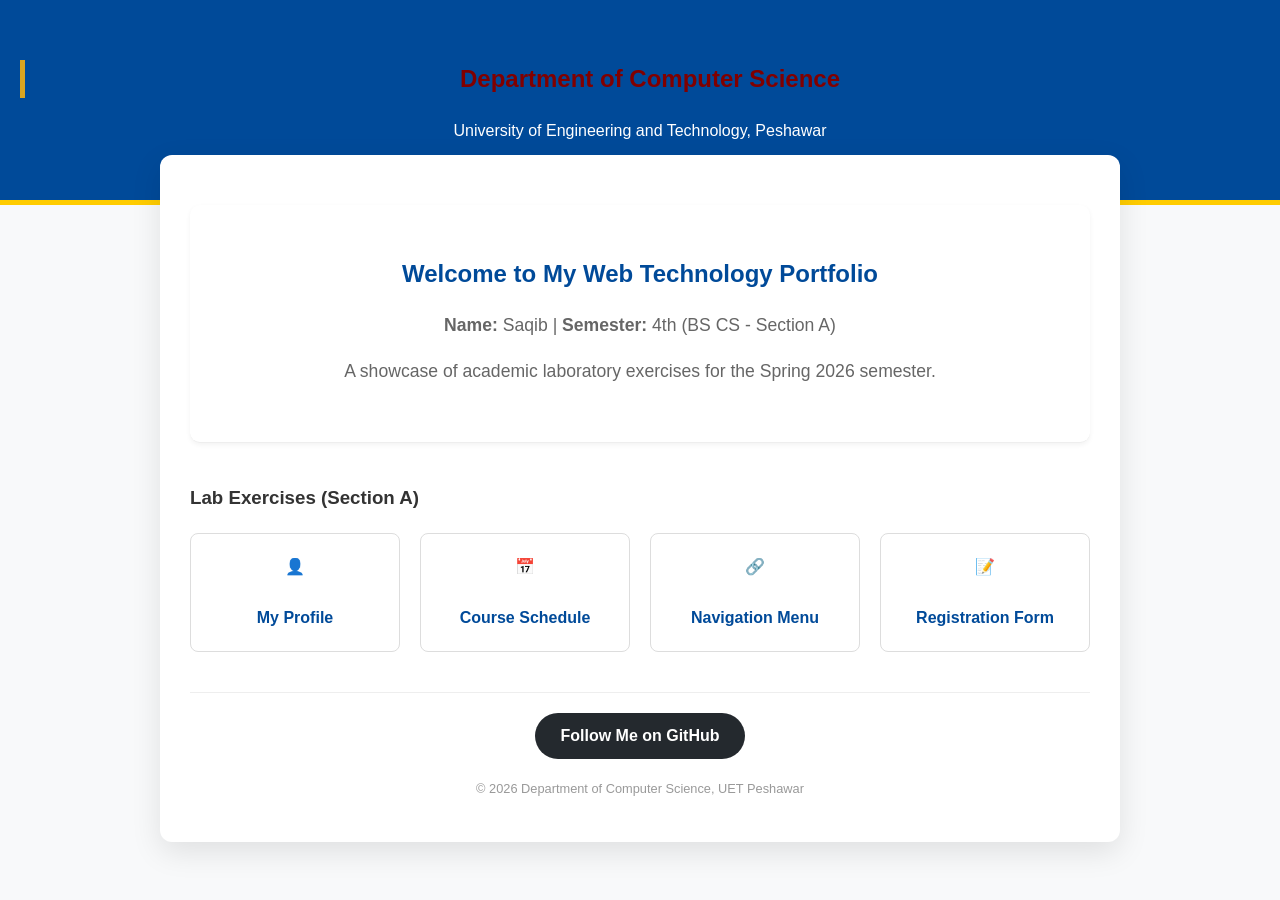
<file: index.html>
<!DOCTYPE html>
<html lang="en">
<head>
   <link rel="stylesheet" href="style.css">
    <meta name="description" content="Portfolio of Saqib Saleem, BSCS student at UET Peshawar. .">
    <meta name="keywords" content="UET Peshawar, Web Technology, Portfolio, Saqib Saleem, Computer Science">
    <meta name="author" content="Saqib Saleem">
    <meta charset="UTF-8">


    <meta name="viewport" content="width=device-width, initial-scale=1.0">
    <title>Portfolio Hub | Saqib - UET Peshawar</title>
    <style>
        :root {
            --uet-blue: #004a99;
            --uet-gold: #ffcc00;
            --light-bg: #f8f9fa;
        }

        body {
            font-family: 'Segoe UI', Tahoma, Geneva, Verdana, sans-serif;
            margin: 0;
            padding: 0;
            background-color: var(--light-bg);
            color: #333;
        }

        header {
            background-color: var(--uet-blue);
            color: white;
            padding: 40px 20px;
            text-align: center;
            border-bottom: 5px solid var(--uet-gold);
        }

        .container {
            max-width: 900px;
            margin: -50px auto 40px;
            background: white;
            padding: 30px;
            border-radius: 12px;
            box-shadow: 0 10px 30px rgba(0,0,0,0.1);
        }

        .intro {
            text-align: center;
            margin-bottom: 40px;
        }

        .intro h1 { margin: 10px 0; color: var(--uet-blue); }
        .intro p { font-size: 1.1rem; color: #666; }

        .lab-grid {
            display: grid;
            grid-template-columns: repeat(auto-fit, minmax(200px, 1fr));
            gap: 20px;
            margin-top: 20px;
        }

        .lab-card {
            background: #fff;
            border: 1px solid #ddd;
            padding: 20px;
            border-radius: 8px;
            text-align: center;
            text-decoration: none;
            color: var(--uet-blue);
            font-weight: bold;
            transition: all 0.3s ease;
            display: flex;
            flex-direction: column;
            align-items: center;
        }

        .lab-card:hover {
            background-color: var(--uet-blue);
            color: white;
            transform: translateY(-5px);
        }

        .footer-links {
            text-align: center;
            margin-top: 40px;
            padding-top: 20px;
            border-top: 1px solid #eee;
        }

        .github-btn {
            display: inline-block;
            background: #24292e;
            color: white;
            padding: 10px 25px;
            border-radius: 25px;
            text-decoration: none;
            font-weight: bold;
        }

        @media (max-width: 600px) {
            .container { margin-top: 20px; width: 90%; }
        }
    </style>
</head>
<body>

    <header>
        <h2>Department of Computer Science</h2>
        <p>University of Engineering and Technology, Peshawar</p>
    </header>

    <div class="container">
        <section class="intro">
            <h1>Welcome to My Web Technology Portfolio</h1>
            <p><strong>Name:</strong> Saqib | <strong>Semester:</strong> 4th (BS CS - Section A)</p>
            <p>A showcase of academic laboratory exercises for the Spring 2026 semester.</p>
        </section>

        <h3>Lab Exercises (Section A)</h3>
        <div class="lab-grid">
            <a href="profile.html" class="lab-card">
                <span>👤</span><br>My Profile
            </a>
            <a href="schedule.html" class="lab-card">
                <span>📅</span><br>Course Schedule
            </a>
            <a href="navigation.html" class="lab-card">
                <span>🔗</span><br>Navigation Menu
            </a>
            <a href="registration.html" class="lab-card">
                <span>📝</span><br>Registration Form
            </a>
        </div>

        <div class="footer-links">
            <a href="https://github.com/24pwbcs1269-bit" target="_blank" class="github-btn">
                Follow Me on GitHub
            </a>
            <p style="font-size: 0.8rem; color: #999; margin-top: 20px;">
                © 2026 Department of Computer Science, UET Peshawar
            </p>
        </div>
    </div>

    
</body>
</html>
</file>
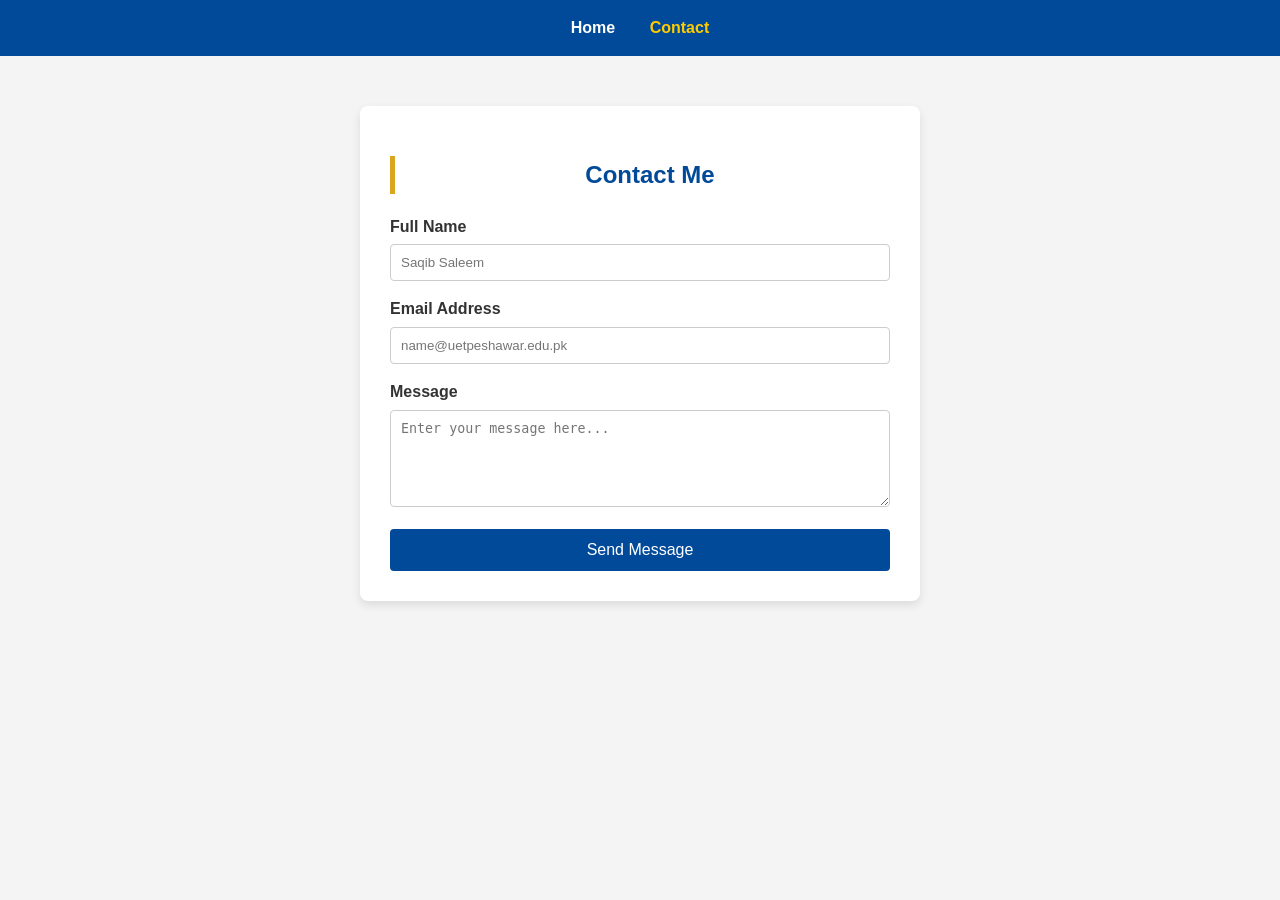
<file: contact.html>
<!DOCTYPE html>
<html lang="en">
<head>
    <link rel="stylesheet" href="style.css">
    <meta charset="UTF-8">
    <meta name="viewport" content="width=device-width, initial-scale=1.0">
    <title>Contact Me | Saqib - UET Peshawar</title>
    <style>
        body { font-family: 'Segoe UI', sans-serif; background-color: #f4f4f4; margin: 0; }
        nav { background: #004a99; padding: 15px; text-align: center; }
        nav a { color: white; margin: 0 15px; text-decoration: none; font-weight: bold; }
        
        .form-container { 
            max-width: 500px; 
            margin: 50px auto; 
            background: white; 
            padding: 30px; 
            border-radius: 8px; 
            box-shadow: 0 4px 10px rgba(0,0,0,0.1); 
        }
        h2 { color: #004a99; text-align: center; }
        .input-group { margin-bottom: 15px; }
        label { display: block; margin-bottom: 5px; font-weight: bold; }
        input, textarea { 
            width: 100%; padding: 10px; border: 1px solid #ccc; 
            border-radius: 4px; box-sizing: border-box; 
        }
        button { 
            width: 100%; padding: 12px; background: #004a99; 
            color: white; border: none; border-radius: 4px; 
            cursor: pointer; font-size: 16px; 
        }
        button:hover { background: #003366; }
    </style>
</head>
<body>

    <nav>
        <a href="index.html">Home</a>
        <a href="contact.html" style="color: #ffcc00;">Contact</a>
    </nav>

    <div class="form-container">
        <h2>Contact Me</h2>
        <form action="https://formspree.io/f/your-form-id" method="POST">
            <div class="input-group">
                <label>Full Name</label>
                <input type="text" name="name" placeholder="Saqib Saleem" required>
            </div>
            <div class="input-group">
                <label>Email Address</label>
                <input type="email" name="_replyto" placeholder="name@uetpeshawar.edu.pk" required>
            </div>
            <div class="input-group">
                <label>Message</label>
                <textarea name="message" rows="5" placeholder="Enter your message here..." required></textarea>
            </div>
            <button type="submit">Send Message</button>
        </form>
    </div>

</body>
</html>
</file>
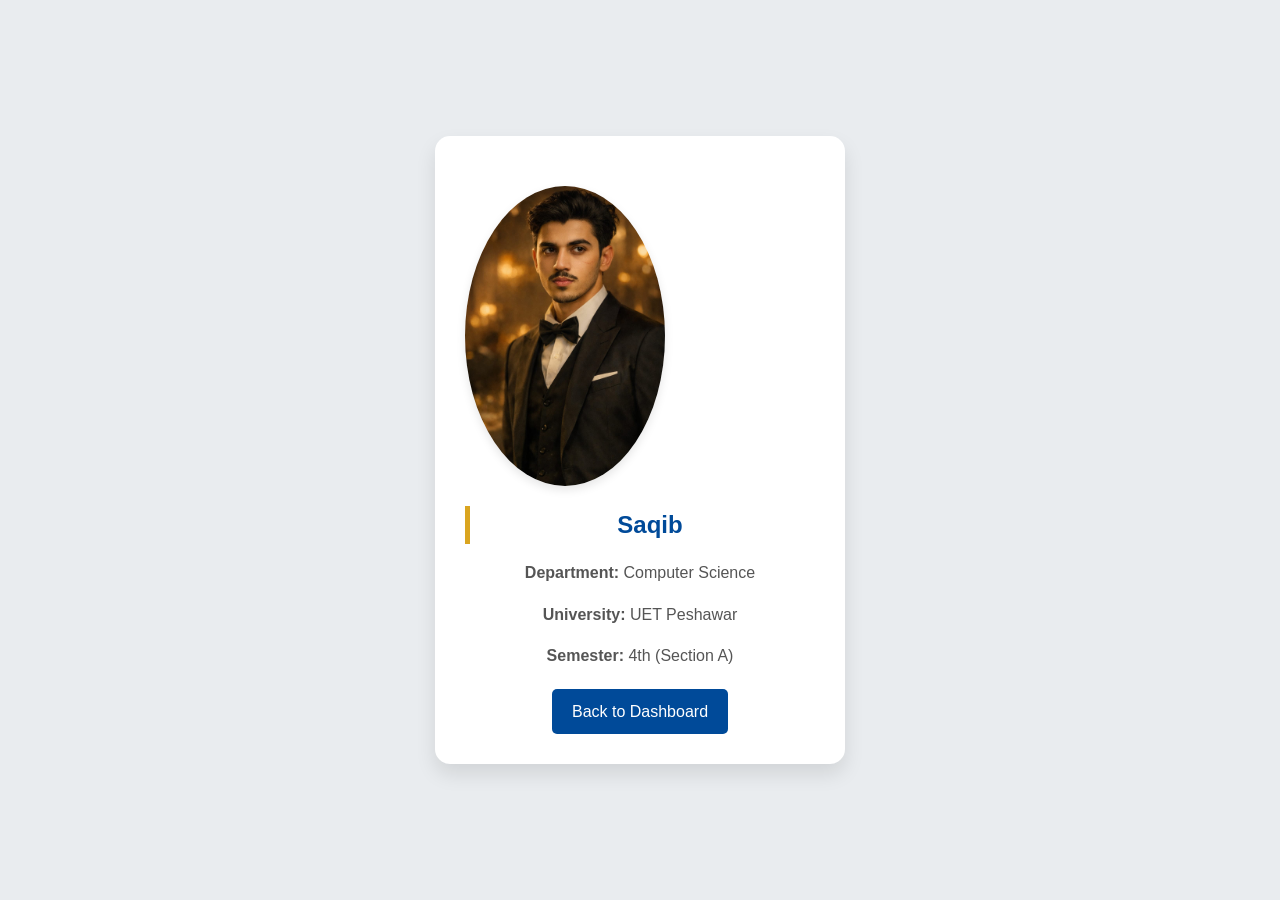
<file: profile.html>
<!DOCTYPE html>
<html lang="en">
<head>
    <link rel="stylesheet" href="style.css">
    <meta charset="UTF-8">
    <title>Student Profile - Saqib</title>
    <nav style="background-color: #004a99; padding: 15px 0; text-align: center; box-shadow: 0 2px 5px rgba(0,0,0,0.2);">
    <ul style="list-style-type: none; margin: 0; padding: 0;">
       
</nav>
    <style>

        
    
        body { font-family: 'Segoe UI', sans-serif; background: #e9ecef; display: flex; justify-content: center; align-items: center; min-height: 100vh; margin: 0; }
        .profile-card { background: white; padding: 30px; border-radius: 15px; box-shadow: 0 10px 20px rgba(0,0,0,0.1); text-align: center; width: 350px; }
        /* This ensures your image looks like a professional avatar */
        .profile-img { width: 150px; height: 150px; border-radius: 50%; object-fit: cover; border: 5px solid #004a99; margin-bottom: 15px; }
        h2 { color: #004a99; margin: 10px 0; }
        .info { color: #555; margin-bottom: 20px; line-height: 1.6; }
        .btn-home { display: inline-block; padding: 10px 20px; background: #004a99; color: white; text-decoration: none; border-radius: 5px; transition: 0.3s; }
        .btn-home:hover { background: #003366; }
    </style>
</head>

<body>

    <div class="profile-card">
        
        <img src="Saqib.jpeg" alt="Saqib Saleem" loading="lazy" style="width:200px; border-radius:50%;">
        <h2>Saqib</h2>
        <div class="info">
            <p><strong>Department:</strong> Computer Science</p>
            <p><strong>University:</strong> UET Peshawar</p>
            <p><strong>Semester:</strong> 4th (Section A)</p>
        </div>
        <a href="index.html" class="btn-home">Back to Dashboard</a>
    </div>

</body>
</html>
</file>
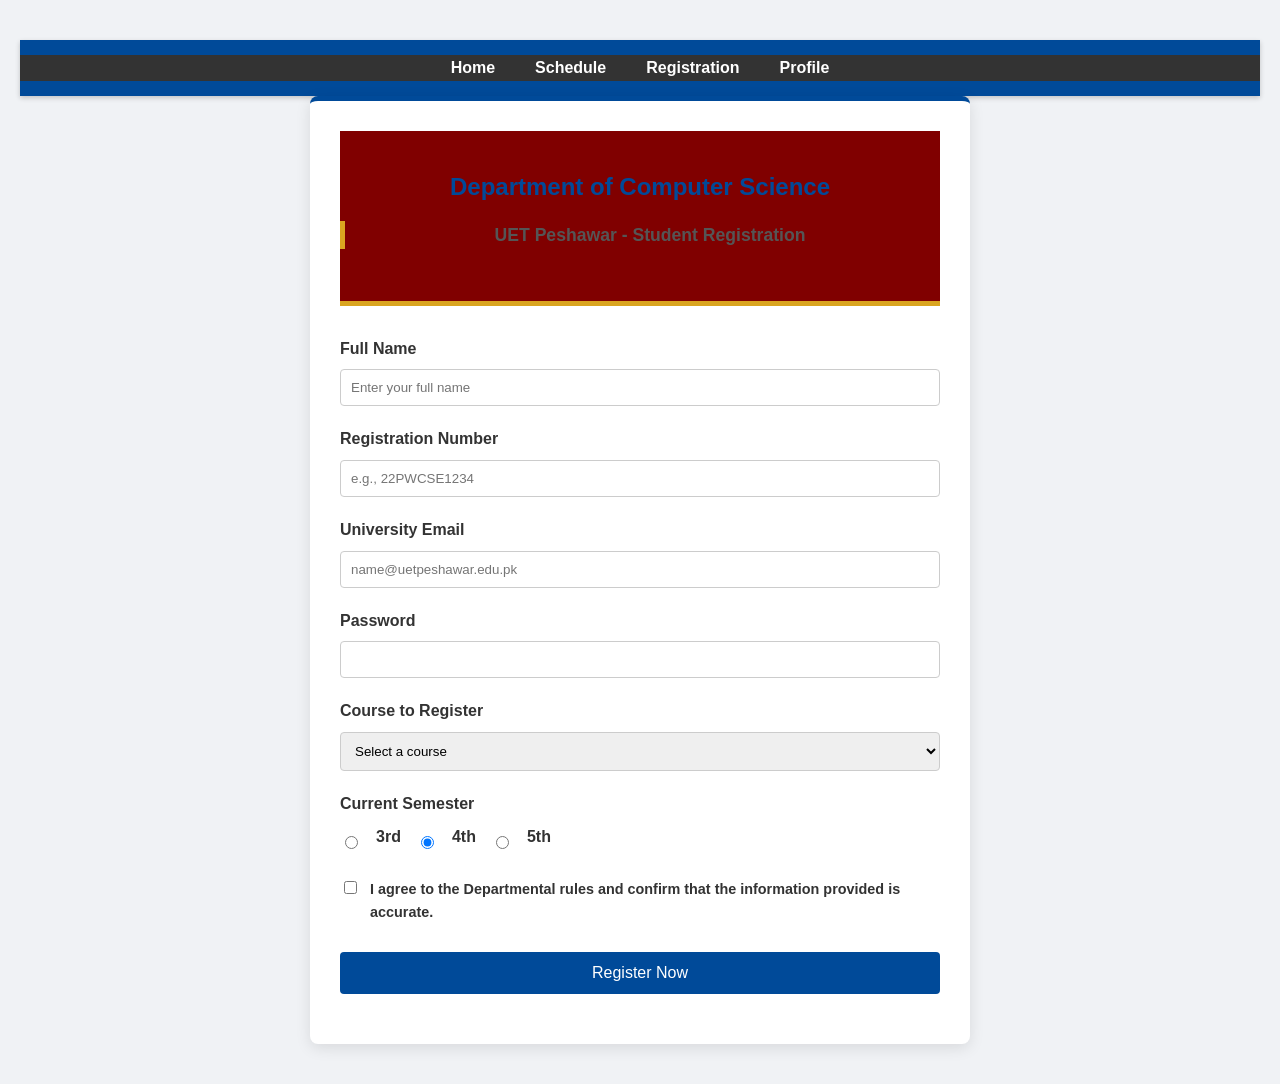
<file: registration.html>
<!DOCTYPE html>
<html lang="en">
<head>
    <link rel="stylesheet" href="style.css">
    <meta charset="UTF-8">
    <meta name="viewport" content="width=device-width, initial-scale=1.0">
    <title>Student Registration - UET Peshawar</title>
    
    <style>
        body { font-family: 'Segoe UI', Arial, sans-serif; background-color: #f0f2f5; padding: 40px 20px; color: #333; }
        .form-container { max-width: 600px; margin: auto; background: white; padding: 30px; border-radius: 8px; box-shadow: 0 4px 15px rgba(0,0,0,0.1); border-top: 5px solid #004a99; }
        header { text-align: center; margin-bottom: 30px; }
        h1 { font-size: 1.5rem; color: #004a99; margin: 5px 0; }
        h2 { font-size: 1.1rem; color: #555; margin-bottom: 20px; }
        
        .form-group { margin-bottom: 20px; }
        label { display: block; font-weight: bold; margin-bottom: 8px; }
        input[type="text"], input[type="email"], input[type="password"], select {
            width: 100%; padding: 10px; border: 1px solid #ccc; border-radius: 4px; box-sizing: border-box;
        }
        
        .radio-group { display: flex; gap: 15px; align-items: center; margin-top: 5px; }
        .checkbox-group { display: flex; align-items: flex-start; gap: 10px; font-size: 0.9rem; }
        
        button { 
            width: 100%; background-color: #004a99; color: white; padding: 12px; 
            border: none; border-radius: 4px; font-size: 1rem; cursor: pointer; transition: background 0.3s;
        }
        button:hover { background-color: #003366; }
        footer { text-align: center; margin-top: 20px; font-size: 0.8rem; color: #777; }
    </style>
    
</head>
<nav style="background-color: #004a99; padding: 15px 0; text-align: center; box-shadow: 0 2px 5px rgba(0,0,0,0.2);">
    <ul style="list-style-type: none; margin: 0; padding: 0;">
        <li style="display: inline-block; margin: 0 20px;"><a href="index.html" style="color: white; text-decoration: none; font-weight: bold;">Home</a></li>
        <li style="display: inline-block; margin: 0 20px;"><a href="schedule.html" style="color: white; text-decoration: none; font-weight: bold;">Schedule</a></li>
        <li style="display: inline-block; margin: 0 20px;"><a href="registration.html" style="color: white; text-decoration: none; font-weight: bold;">Registration</a></li>
        <li style="display: inline-block; margin: 0 20px;"><a href="profile.html" style="color: white; text-decoration: none; font-weight: bold;">Profile</a></li>
    </ul>
</nav>
<body>

    <div class="form-container">
        <header>
            <h1>Department of Computer Science</h1>
            <h2>UET Peshawar - Student Registration</h2>
        </header>

        <form action="#" method="POST">
            <div class="form-group">
                <label for="full-name">Full Name</label>
                <input type="text" id="full-name" name="full-name" placeholder="Enter your full name" required>
            </div>

            <div class="form-group">
                <label for="reg-no">Registration Number</label>
                <input type="text" id="reg-no" name="reg-no" placeholder="e.g., 22PWCSE1234" required>
            </div>

            <div class="form-group">
                <label for="email">University Email</label>
                <input type="email" id="email" name="email" placeholder="name@uetpeshawar.edu.pk" required>
            </div>

            <div class="form-group">
                <label for="password">Password</label>
                <input type="password" id="password" name="password" required>
            </div>

            <div class="form-group">
                <label for="course">Course to Register</label>
                <select id="course" name="course" required>
                    <option value="" disabled selected>Select a course</option>
                    <option value="cs224">CS-224 Web Technologies</option>
                    <option value="cs205">CS-205 Artificial Intelligence</option>
                    <option value="cs206">CS-206 Operating Systems</option>
                    <option value="cs207">CS-207 Intro to Data Science</option>
                    <option value="bsi111">BSI-111 Linear Algebra</option>
                    <option value="bsi181">BSI-181 Applied Physics</option>
                </select>
            </div>

            <div class="form-group">
                <label>Current Semester</label>
                <div class="radio-group">
                    <input type="radio" id="sem3" name="semester" value="3"> <label for="sem3">3rd</label>
                    <input type="radio" id="sem4" name="semester" value="4" checked> <label for="sem4">4th</label>
                    <input type="radio" id="sem5" name="semester" value="5"> <label for="sem5">5th</label>
                </div>
            </div>

            <div class="form-group checkbox-group">
                <input type="checkbox" id="terms" name="terms" required>
                <label for="terms">I agree to the Departmental rules and confirm that the information provided is accurate.</label>
            </div>

            <button type="submit">Register Now</button>
        </form>

        <footer>
    
        </footer>
    </div>

</body>
</html>
</file>
<file: style.css>
/* Global Styles & Typography */
:root {
    --primary-maroon: #800000; /* UET Inspired */
    --gold-accent: #daa520;
    --light-gray: #f8f9fa;
    --dark-text: #333;
}

body {
    font-family: 'Segoe UI', Roboto, Helvetica, Arial, sans-serif;
    line-height: 1.6;
    color: var(--dark-text);
    margin: 0;
    padding: 0;
    background-color: #fff;
}

/* Task 11: Navigation & Header Styling */
header {
    background-color: var(--primary-maroon);
    color: white;
    padding: 2rem 0;
    text-align: center;
    border-bottom: 5px solid var(--gold-accent);
}

nav ul {
    background: #333;
    list-style: none;
    padding: 10px 0;
    margin: 0;
    display: flex;
    justify-content: center;
}

nav ul li { margin: 0 20px; }

nav ul li a {
    color: white;
    text-decoration: none;
    font-weight: bold;
    transition: 0.3s;
}

nav ul li a:hover { color: var(--gold-accent); }

/* Section Spacing */
section {
    padding: 40px 10%;
    border-bottom: 1px solid #eee;
}

/* Image Styling */
img {
    border-radius: 8px;
    box-shadow: 0 4px 10px rgba(0,0,0,0.1);
    max-width: 100%;
    height: auto;
    display: block;
    margin: 20px 0;
}

/* Task 12: Course Schedule Table Styling */
#course-schedule table {
    width: 100%;
    border-collapse: collapse;
    margin-top: 20px;
    background: white;
    font-size: 0.95rem;
}

#course-schedule th {
    background-color: var(--primary-maroon);
    color: white;
    padding: 15px;
    text-align: left;
}

#course-schedule td {
    padding: 12px;
    border: 1px solid #ddd;
}

/* Zebra Striping */
#course-schedule tr:nth-child(even) { background-color: #f2f2f2; }

/* Hover Effect */
#course-schedule tr:hover {
    background-color: #fff3cd;
    cursor: default;
}

/* Responsive Table */
@media (max-width: 768px) {
    #course-schedule { overflow-x: auto; }
    section { padding: 20px 5%; }
}
section {
    background: white;
    margin: 20px auto;
    border-radius: 10px;
    box-shadow: 0 2px 5px rgba(0,0,0,0.05);
}

h2 {
    color: var(--primary-maroon);
    border-left: 5px solid var(--gold-accent);
    padding-left: 15px;
    margin-bottom: 20px;
}
/* Task 12: Specific Table Styling */
#course-schedule table {
    width: 100%;
    border-collapse: collapse;
    margin: 25px 0;
    font-size: 18px;
    text-align: left;
    box-shadow: 0 0 20px rgba(0, 0, 0, 0.1);
}

#course-schedule th {
    background-color: #800000; /* UET Maroon */
    color: #ffffff;
    padding: 12px 15px;
}

#course-schedule td {
    padding: 12px 15px;
    border-bottom: 1px solid #dddddd;
}

/* Zebra Striping */
#course-schedule tr:nth-of-type(even) {
    background-color: #f3f3f3;
}

/* Hover Effect */
#course-schedule tr:hover {
    background-color: #f1c40f; /* Gold highlight on hover */
    transition: 0.3s;
}
</file>
